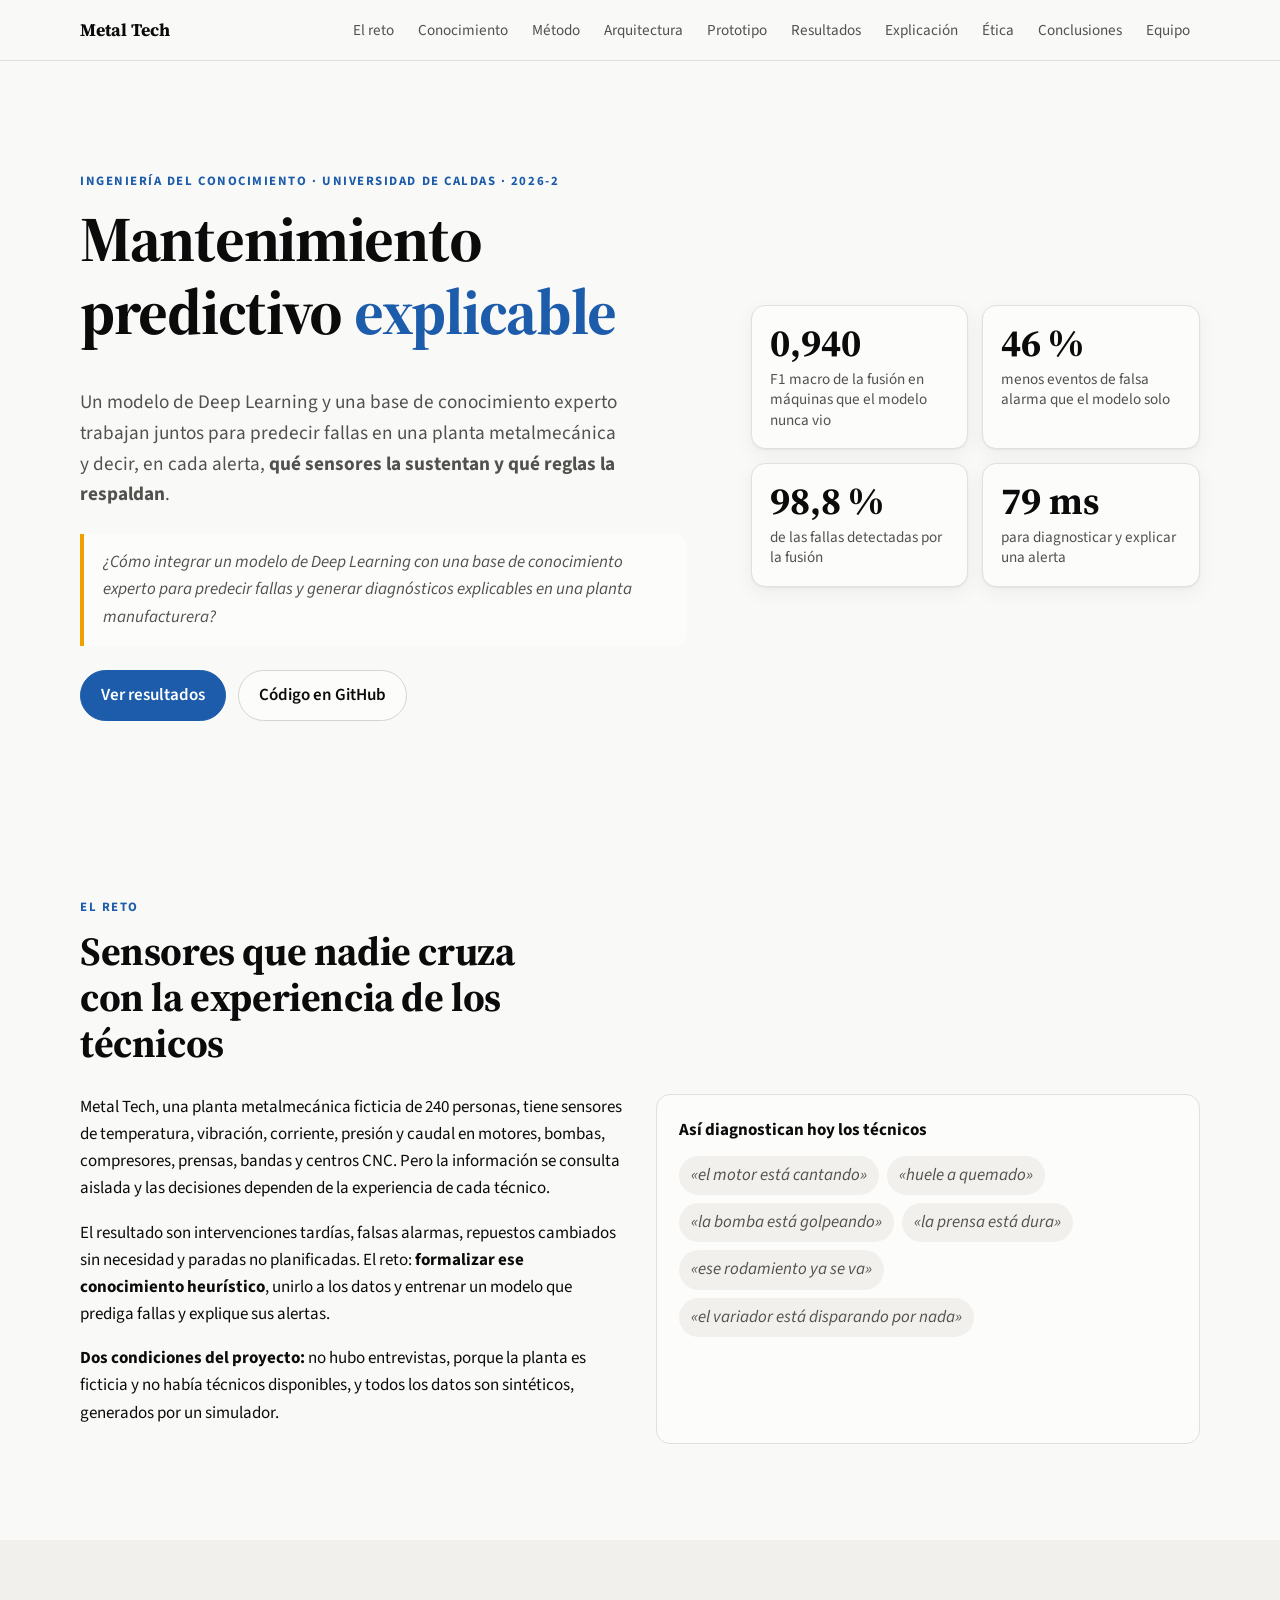
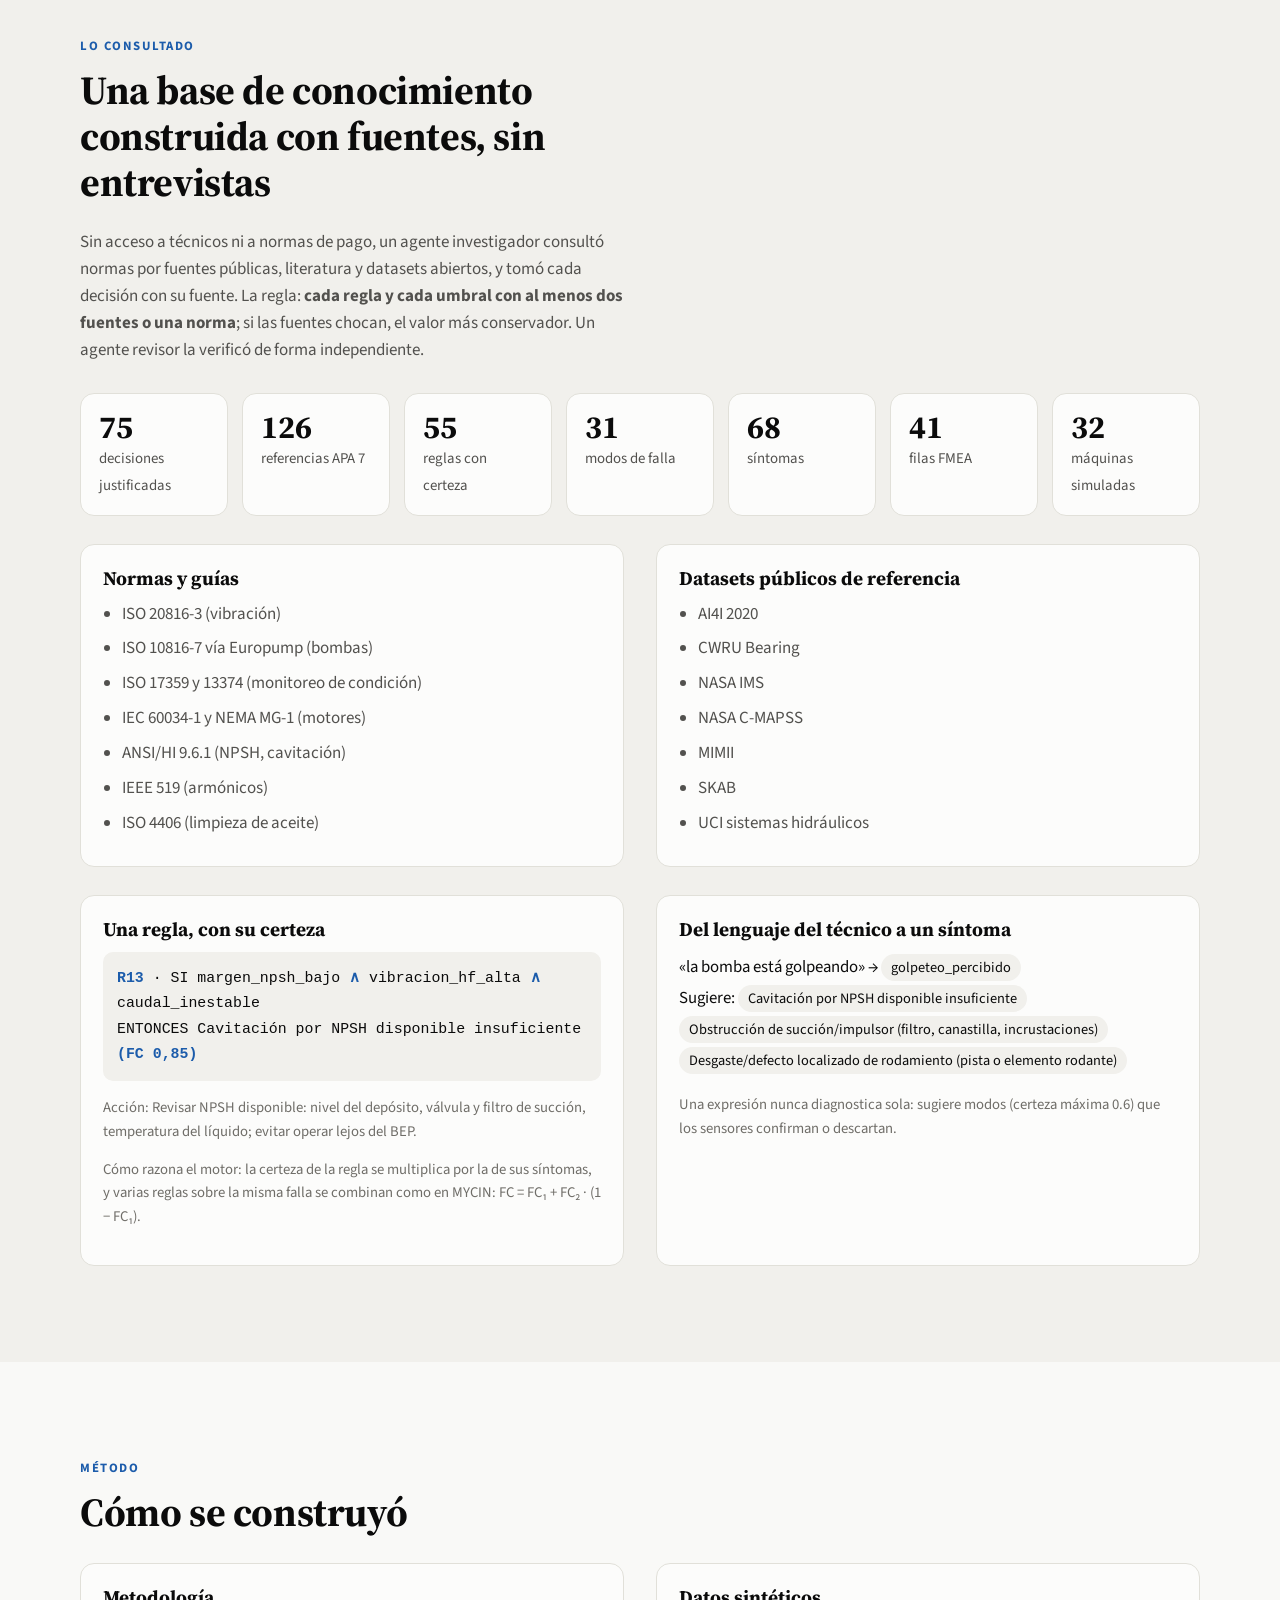
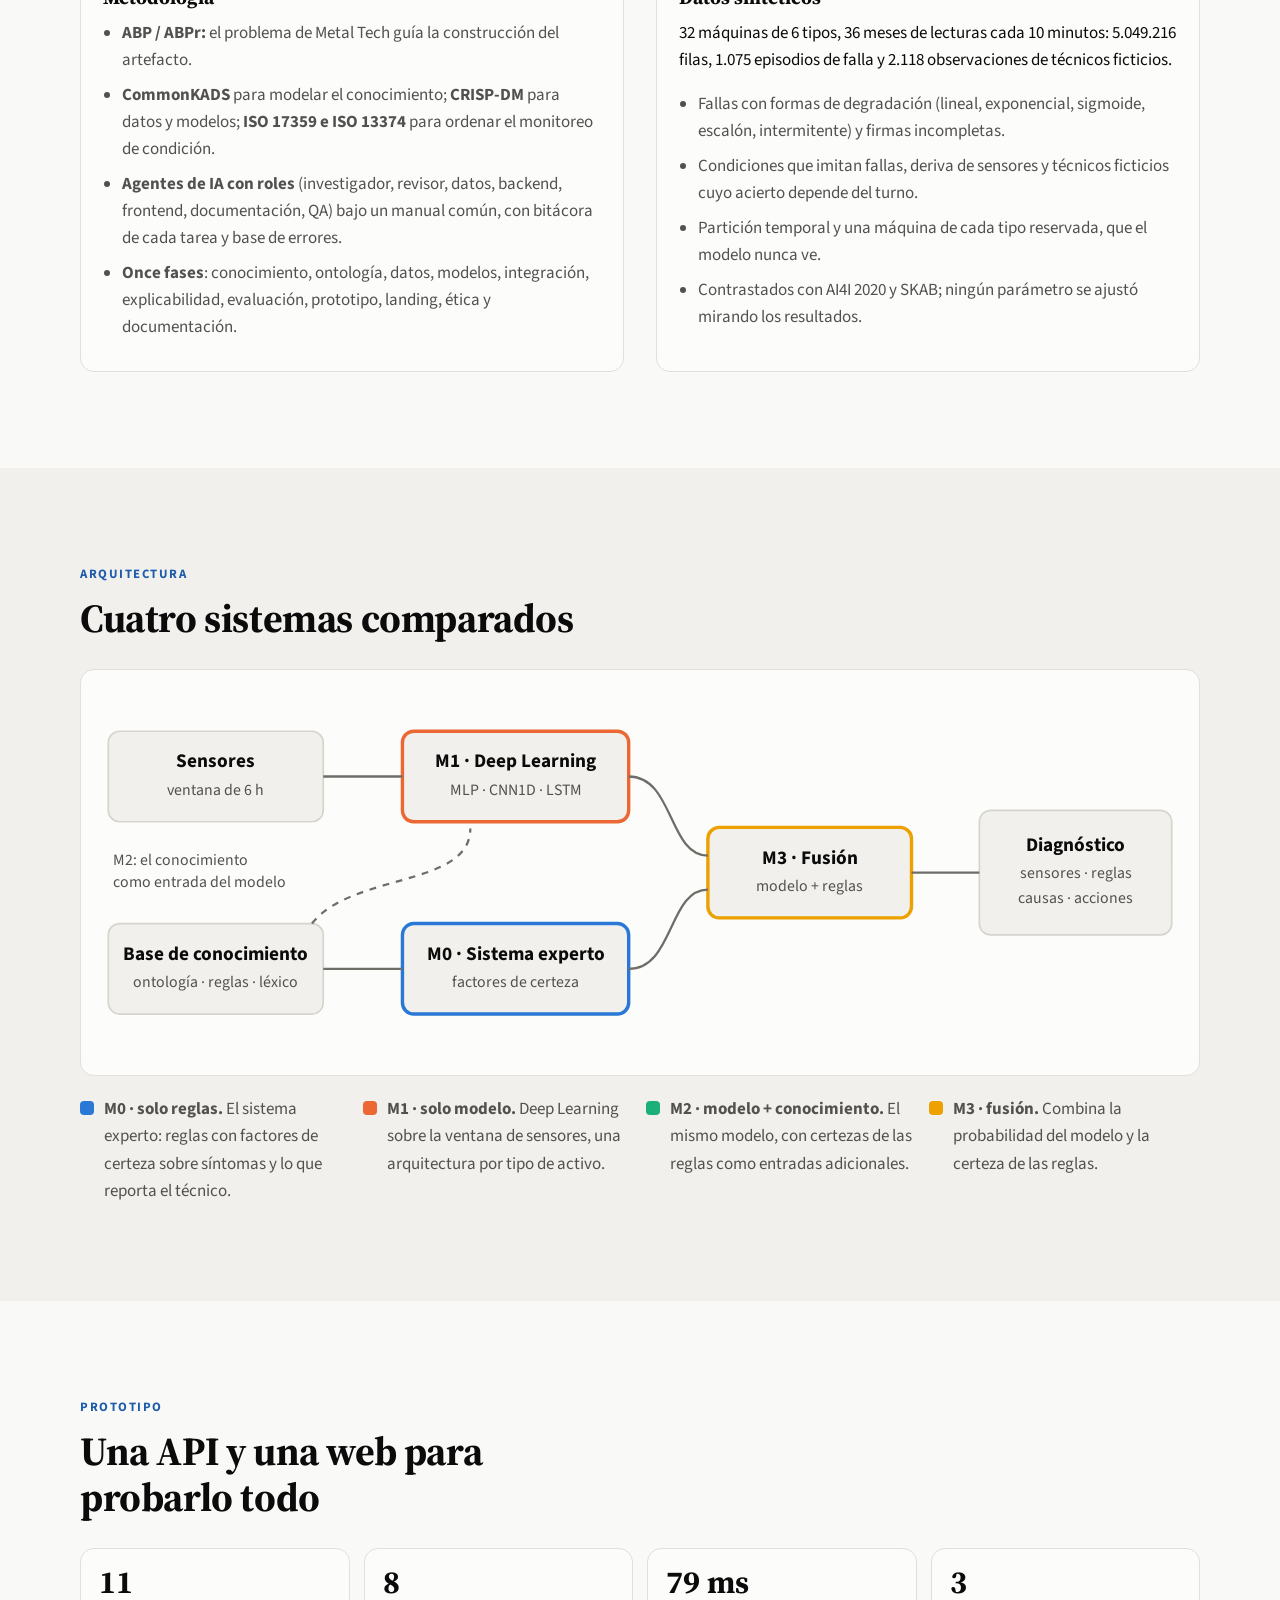
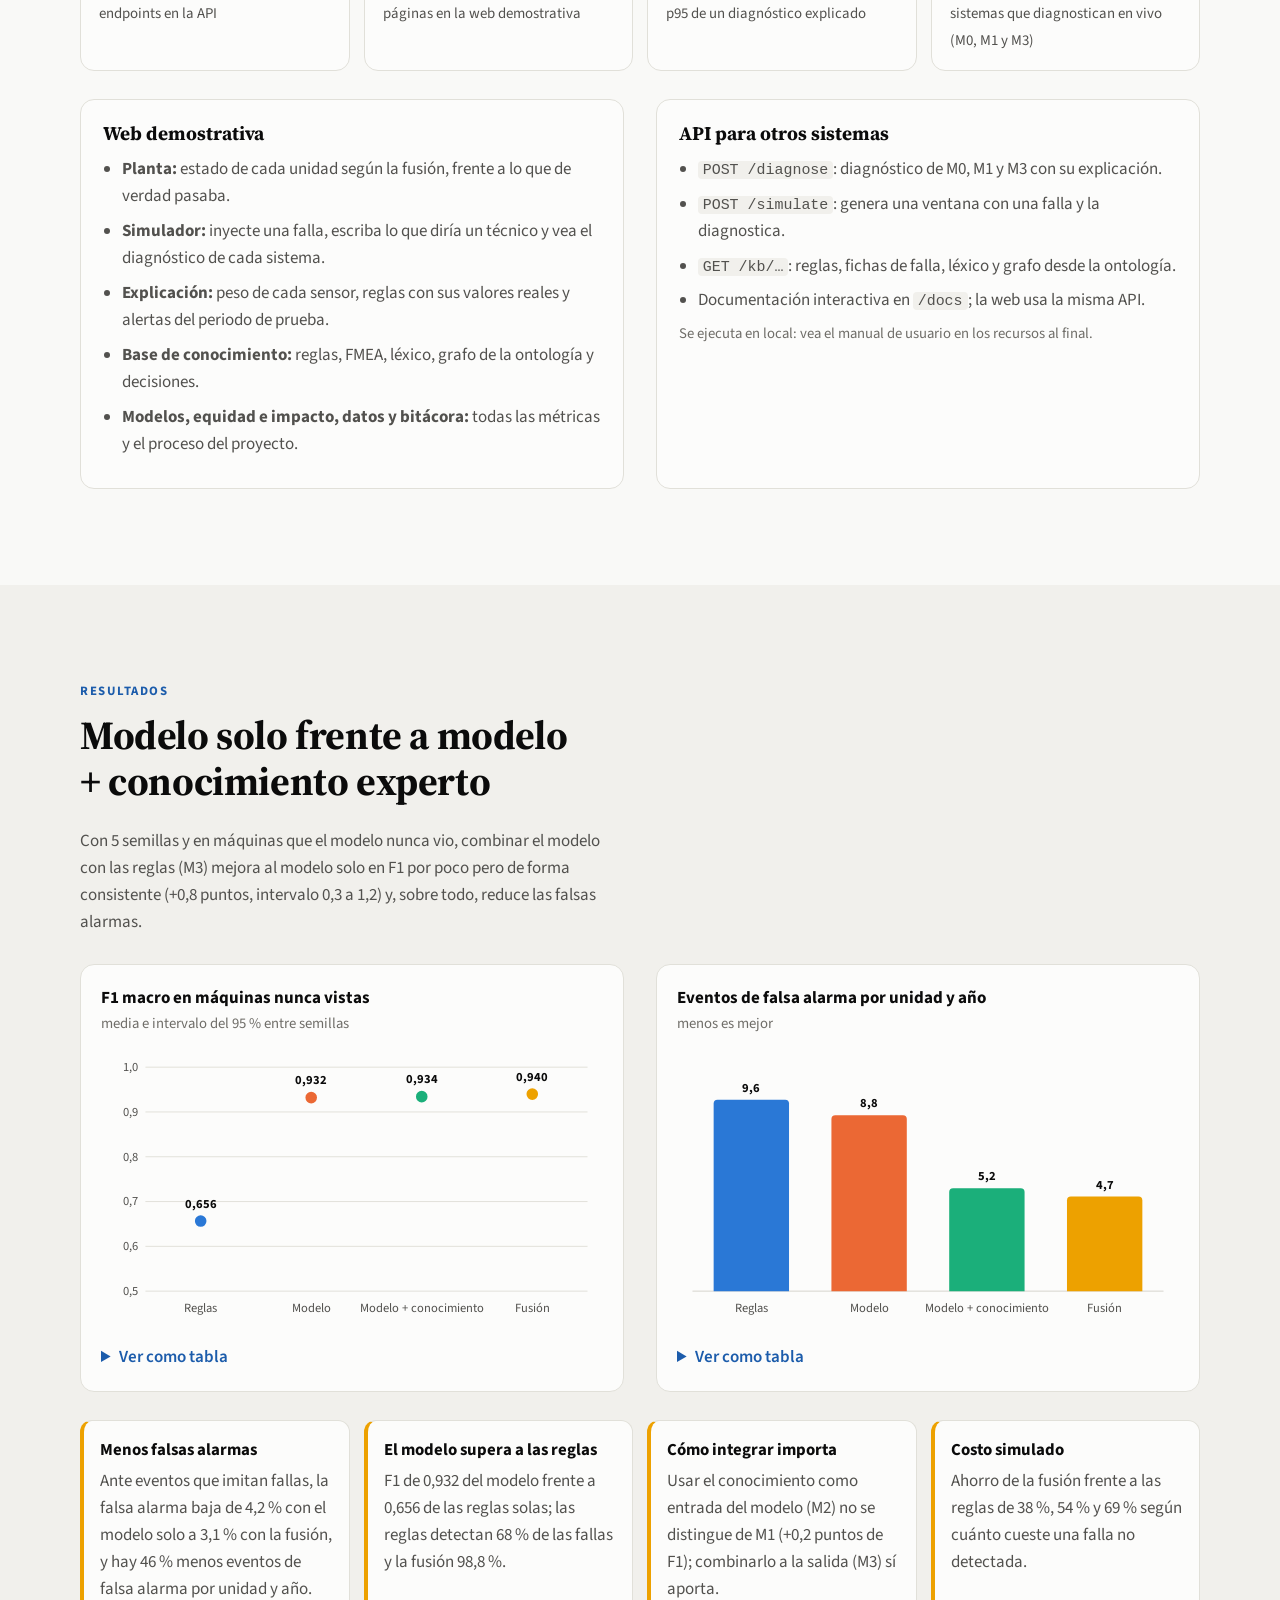
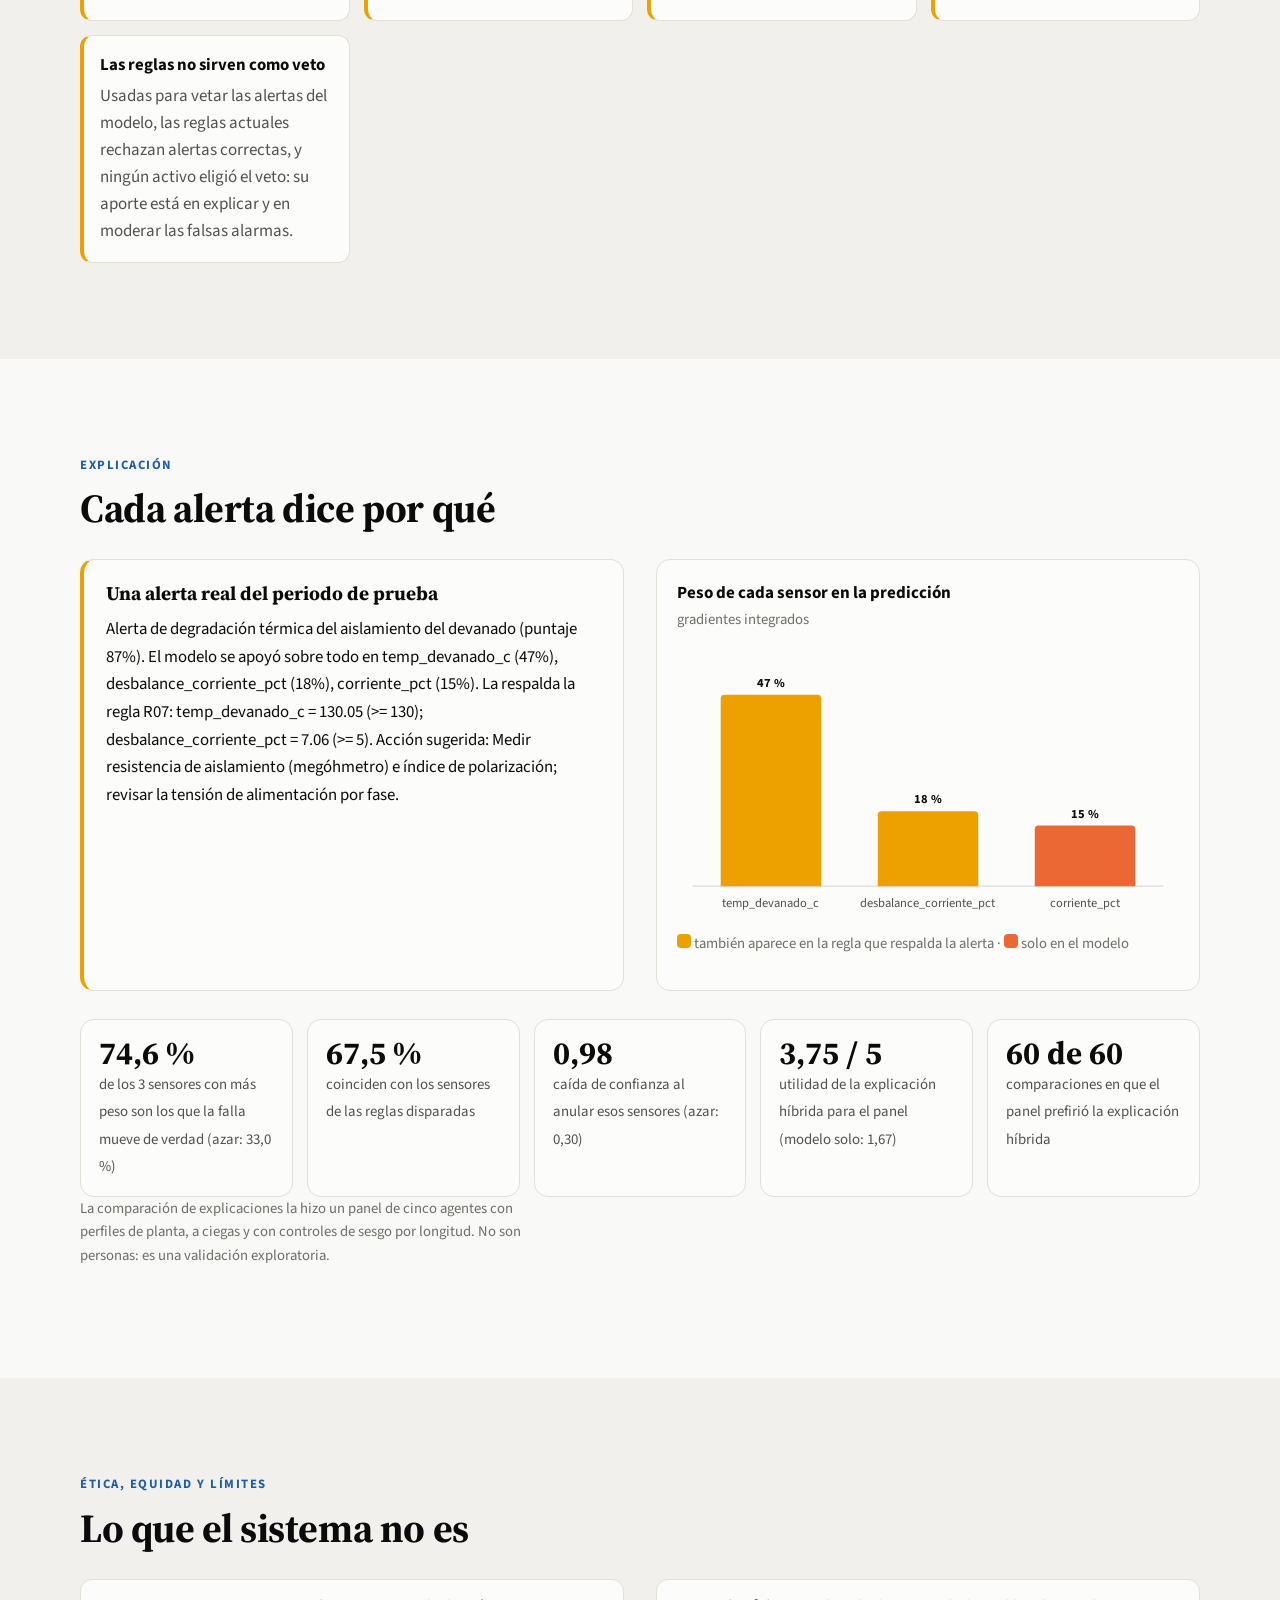
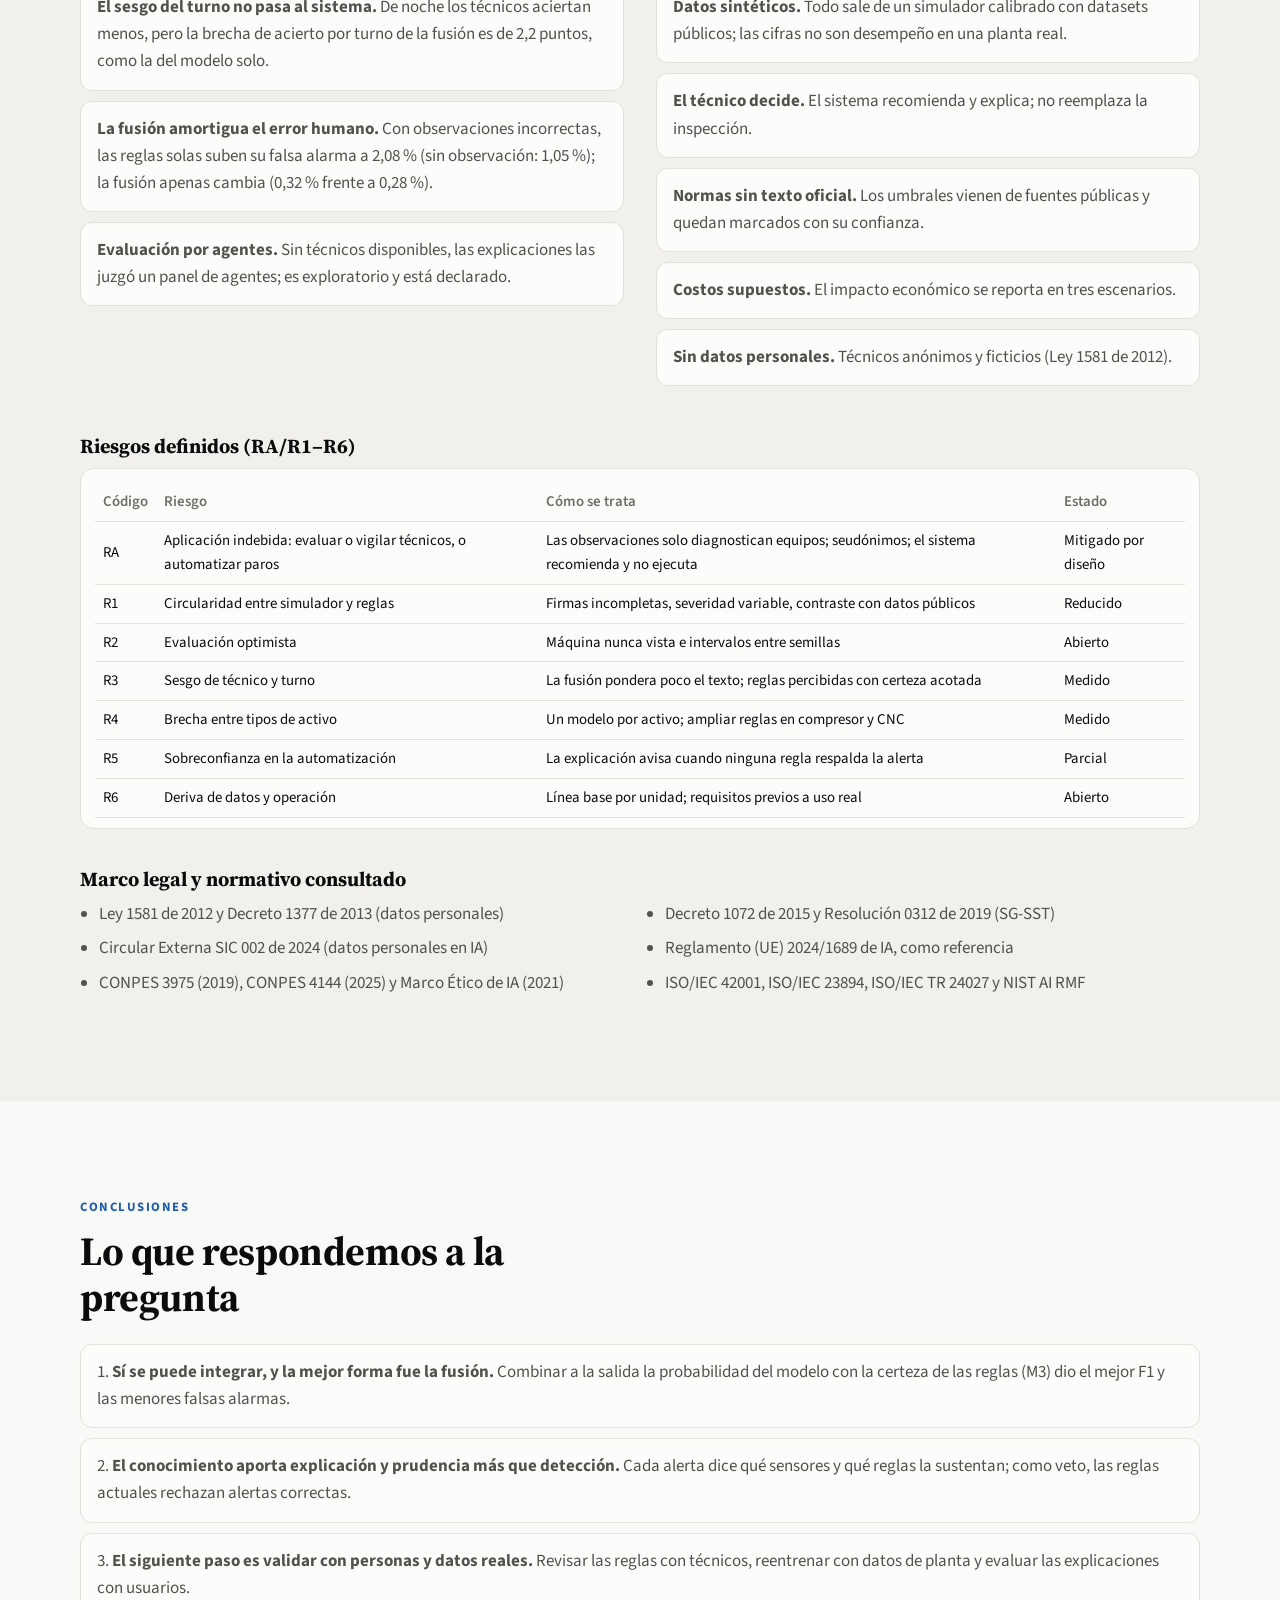
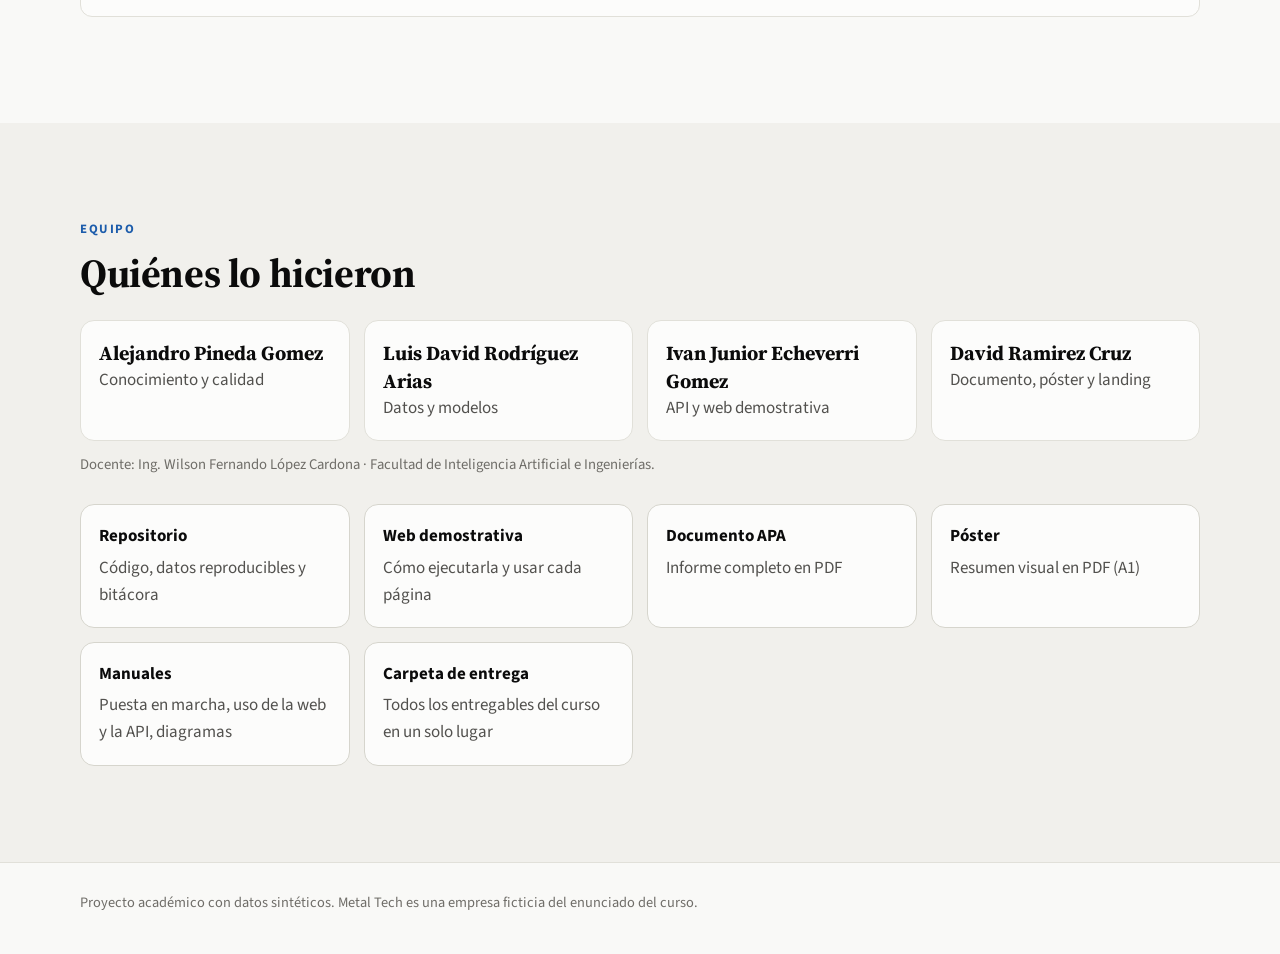
<file: landing/index.html>
<!doctype html>
<html lang="es">
<head>
  <meta charset="utf-8">
  <meta name="viewport" content="width=device-width, initial-scale=1">
  <title>Metal Tech · Mantenimiento predictivo explicable</title>
  <meta name="description" content="Deep Learning y base de conocimiento experto para predecir fallas y explicar cada alerta en una planta metalmecánica. Proyecto de Ingeniería del Conocimiento, Universidad de Caldas.">
  <link rel="preconnect" href="https://fonts.googleapis.com">
  <link rel="preconnect" href="https://fonts.gstatic.com" crossorigin>
  <link href="https://fonts.googleapis.com/css2?family=Source+Sans+3:wght@400;600;700&family=Source+Serif+4:opsz,wght@8..60,600;8..60,700&display=swap" rel="stylesheet">
  <link rel="stylesheet" href="styles.css">
  <link rel="icon" href="data:image/svg+xml,<svg xmlns='http://www.w3.org/2000/svg' viewBox='0 0 100 100'><text y='.9em' font-size='90'>🛠️</text></svg>">
</head>
<body>
  <a class="saltar" href="#contenido">Saltar al contenido</a>
  <header class="barra">
    <nav class="contenedor barra__nav" aria-label="Secciones">
      <a class="marca" href="#inicio">Metal Tech</a>
      <ul>
        <li><a href="#reto">El reto</a></li>
        <li><a href="#conocimiento">Conocimiento</a></li>
        <li><a href="#metodo">Método</a></li>
        <li><a href="#arquitectura">Arquitectura</a></li>
        <li><a href="#prototipo">Prototipo</a></li>
        <li><a href="#resultados">Resultados</a></li>
        <li><a href="#explicacion">Explicación</a></li>
        <li><a href="#etica">Ética</a></li>
        <li><a href="#conclusiones">Conclusiones</a></li>
        <li><a href="#equipo">Equipo</a></li>
      </ul>
    </nav>
  </header>

  <main id="contenido">
    <!-- Portada -->
    <section id="inicio" class="portada">
      <div class="contenedor portada__rejilla">
        <div>
          <p class="antetitulo">Ingeniería del Conocimiento · Universidad de Caldas · 2026-2</p>
          <h1>Mantenimiento predictivo <em>explicable</em></h1>
          <p class="entrada">Un modelo de Deep Learning y una base de conocimiento experto trabajan juntos para predecir
            fallas en una planta metalmecánica y decir, en cada alerta, <strong>qué sensores la sustentan y qué
            reglas la respaldan</strong>.</p>
          <blockquote class="pregunta">¿Cómo integrar un modelo de Deep Learning con una base de conocimiento experto para
            predecir fallas y generar diagnósticos explicables en una planta manufacturera?</blockquote>
          <div class="acciones">
            <a class="boton boton--principal" href="#resultados">Ver resultados</a>
            <a class="boton" data-enlace="repositorio" href="#">Código en GitHub</a>
          </div>
        </div>
        <aside class="tarjetas-cifra" aria-label="Cifras principales">
          <div class="cifra"><span class="cifra__valor" data-campo="f1M3"></span><span class="cifra__texto">F1 macro de la fusión en máquinas que el modelo nunca vio</span></div>
          <div class="cifra"><span class="cifra__valor" data-campo="reduccionEventos"></span><span class="cifra__texto">menos eventos de falsa alarma que el modelo solo</span></div>
          <div class="cifra"><span class="cifra__valor" data-campo="detectadasM3"></span><span class="cifra__texto">de las fallas detectadas por la fusión</span></div>
          <div class="cifra"><span class="cifra__valor" data-campo="latencia"></span><span class="cifra__texto">para diagnosticar y explicar una alerta</span></div>
        </aside>
      </div>
    </section>

    <!-- El reto -->
    <section id="reto" class="seccion">
      <div class="contenedor">
        <p class="antetitulo">El reto</p>
        <h2>Sensores que nadie cruza con la experiencia de los técnicos</h2>
        <div class="dos-columnas">
          <div>
            <p>Metal Tech, una planta metalmecánica ficticia de 240 personas, tiene sensores de temperatura, vibración,
              corriente, presión y caudal en motores, bombas, compresores, prensas, bandas y centros CNC. Pero la
              información se consulta aislada y las decisiones dependen de la experiencia de cada técnico.</p>
            <p>El resultado son intervenciones tardías, falsas alarmas, repuestos cambiados sin necesidad y paradas
              no planificadas. El reto: <strong>formalizar ese conocimiento heurístico</strong>, unirlo a los datos y
              entrenar un modelo que prediga fallas y explique sus alertas.</p>
            <p><strong>Dos condiciones del proyecto:</strong> no hubo entrevistas, porque la planta es ficticia y no había
              técnicos disponibles, y todos los datos son sintéticos, generados por un simulador.</p>
          </div>
          <figure class="voces">
            <figcaption>Así diagnostican hoy los técnicos</figcaption>
            <ul>
              <li>«el motor está cantando»</li>
              <li>«huele a quemado»</li>
              <li>«la bomba está golpeando»</li>
              <li>«la prensa está dura»</li>
              <li>«ese rodamiento ya se va»</li>
              <li>«el variador está disparando por nada»</li>
            </ul>
          </figure>
        </div>
      </div>
    </section>

    <!-- Conocimiento -->
    <section id="conocimiento" class="seccion seccion--alterna">
      <div class="contenedor">
        <p class="antetitulo">Lo consultado</p>
        <h2>Una base de conocimiento construida con fuentes, sin entrevistas</h2>
        <p class="ancho-lectura">Sin acceso a técnicos ni a normas de pago, un agente investigador consultó normas por fuentes
          públicas, literatura y datasets abiertos, y tomó cada decisión con su fuente. La regla: <strong>cada regla y
          cada umbral con al menos dos fuentes o una norma</strong>; si las fuentes chocan, el valor más conservador.
          Un agente revisor la verificó de forma independiente.</p>
        <div class="contadores" id="contadores"></div>
        <div class="dos-columnas">
          <div class="panel">
            <h3>Normas y guías</h3>
            <ul class="lista" id="normas"></ul>
          </div>
          <div class="panel">
            <h3>Datasets públicos de referencia</h3>
            <ul class="lista" id="datasets"></ul>
          </div>
        </div>
        <div class="dos-columnas">
          <article class="panel regla" aria-labelledby="titulo-regla">
            <h3 id="titulo-regla">Una regla, con su certeza</h3>
            <p class="regla__codigo" id="regla"></p>
            <p class="nota" id="regla-accion"></p>
            <p class="nota">Cómo razona el motor: la certeza de la regla se multiplica por la de sus síntomas, y varias
              reglas sobre la misma falla se combinan como en MYCIN: FC = FC₁ + FC₂ · (1 − FC₁).</p>
          </article>
          <article class="panel" aria-labelledby="titulo-expresion">
            <h3 id="titulo-expresion">Del lenguaje del técnico a un síntoma</h3>
            <p class="expresion" id="expresion"></p>
            <p class="nota">Una expresión nunca diagnostica sola: sugiere modos (certeza máxima 0.6) que los sensores
              confirman o descartan.</p>
          </article>
        </div>
      </div>
    </section>

    <!-- Método -->
    <section id="metodo" class="seccion">
      <div class="contenedor">
        <p class="antetitulo">Método</p>
        <h2>Cómo se construyó</h2>
        <div class="dos-columnas">
          <div class="panel">
            <h3>Metodología</h3>
            <ul class="lista">
              <li><strong>ABP / ABPr:</strong> el problema de Metal Tech guía la construcción del artefacto.</li>
              <li><strong>CommonKADS</strong> para modelar el conocimiento; <strong>CRISP-DM</strong> para datos y modelos;
                <strong>ISO 17359 e ISO 13374</strong> para ordenar el monitoreo de condición.</li>
              <li><strong>Agentes de IA con roles</strong> (investigador, revisor, datos, backend, frontend, documentación,
                QA) bajo un manual común, con bitácora de cada tarea y base de errores.</li>
              <li><strong>Once fases</strong>: conocimiento, ontología, datos, modelos, integración, explicabilidad,
                evaluación, prototipo, landing, ética y documentación.</li>
            </ul>
          </div>
          <div class="panel">
            <h3>Datos sintéticos</h3>
            <p id="datos-texto"></p>
            <ul class="lista">
              <li>Fallas con formas de degradación (lineal, exponencial, sigmoide, escalón, intermitente) y firmas incompletas.</li>
              <li>Condiciones que imitan fallas, deriva de sensores y técnicos ficticios cuyo acierto depende del turno.</li>
              <li>Partición temporal y una máquina de cada tipo reservada, que el modelo nunca ve.</li>
              <li>Contrastados con AI4I 2020 y SKAB; ningún parámetro se ajustó mirando los resultados.</li>
            </ul>
          </div>
        </div>
      </div>
    </section>

    <!-- Arquitectura -->
    <section id="arquitectura" class="seccion seccion--alterna">
      <div class="contenedor">
        <p class="antetitulo">Arquitectura</p>
        <h2>Cuatro sistemas comparados</h2>
        <figure class="diagrama">
          <svg viewBox="0 0 960 330" role="img" aria-labelledby="diagrama-titulo diagrama-desc">
            <title id="diagrama-titulo">Arquitectura del sistema híbrido</title>
            <desc id="diagrama-desc">Los sensores alimentan el modelo de Deep Learning (M1); la base de conocimiento alimenta el motor de reglas (M0); ambos se combinan en la fusión (M3), que produce un diagnóstico explicable servido por una API y una web.</desc>
            <defs><marker id="flecha" viewBox="0 0 10 10" refX="9" refY="5" markerWidth="7" markerHeight="7" orient="auto-start-reverse"><path d="M0,0 L10,5 L0,10 z" class="diagrama__punta"/></marker></defs>
            <g class="diagrama__caja"><rect x="10" y="40" width="190" height="80" rx="10"/><text x="105" y="72">Sensores</text><text x="105" y="96" class="diagrama__sub">ventana de 6 h</text></g>
            <g class="diagrama__caja"><rect x="10" y="210" width="190" height="80" rx="10"/><text x="105" y="242">Base de conocimiento</text><text x="105" y="266" class="diagrama__sub">ontología · reglas · léxico</text></g>
            <g class="diagrama__caja diagrama__caja--m1"><rect x="270" y="40" width="200" height="80" rx="10"/><text x="370" y="72">M1 · Deep Learning</text><text x="370" y="96" class="diagrama__sub">MLP · CNN1D · LSTM</text></g>
            <g class="diagrama__caja diagrama__caja--m0"><rect x="270" y="210" width="200" height="80" rx="10"/><text x="370" y="242">M0 · Sistema experto</text><text x="370" y="266" class="diagrama__sub">factores de certeza</text></g>
            <g class="diagrama__caja diagrama__caja--m3"><rect x="540" y="125" width="180" height="80" rx="10"/><text x="630" y="157">M3 · Fusión</text><text x="630" y="181" class="diagrama__sub">modelo + reglas</text></g>
            <g class="diagrama__caja"><rect x="780" y="110" width="170" height="110" rx="10"/><text x="865" y="146">Diagnóstico</text><text x="865" y="170" class="diagrama__sub">sensores · reglas</text><text x="865" y="192" class="diagrama__sub">causas · acciones</text></g>
            <path d="M200,80 H270" marker-end="url(#flecha)"/><path d="M200,250 H270" marker-end="url(#flecha)"/>
            <path d="M470,80 C510,80 505,150 540,150" marker-end="url(#flecha)"/><path d="M470,250 C510,250 505,180 540,180" marker-end="url(#flecha)"/>
            <path d="M720,165 H780" marker-end="url(#flecha)"/>
            <path d="M190,210 C225,165 330,178 330,126" class="diagrama__punteada" marker-end="url(#flecha)"/>
            <text x="14" y="158" class="diagrama__sub diagrama__izq">M2: el conocimiento</text>
            <text x="14" y="178" class="diagrama__sub diagrama__izq">como entrada del modelo</text>
          </svg>
        </figure>
        <ul class="leyenda-sistemas" id="leyenda-sistemas"></ul>
      </div>
    </section>

    <!-- Prototipo -->
    <section id="prototipo" class="seccion">
      <div class="contenedor">
        <p class="antetitulo">Prototipo</p>
        <h2>Una API y una web para probarlo todo</h2>
        <div class="contadores" id="prototipo-cifras"></div>
        <div class="dos-columnas">
          <div class="panel">
            <h3>Web demostrativa</h3>
            <ul class="lista">
              <li><strong>Planta:</strong> estado de cada unidad según la fusión, frente a lo que de verdad pasaba.</li>
              <li><strong>Simulador:</strong> inyecte una falla, escriba lo que diría un técnico y vea el diagnóstico de cada sistema.</li>
              <li><strong>Explicación:</strong> peso de cada sensor, reglas con sus valores reales y alertas del periodo de prueba.</li>
              <li><strong>Base de conocimiento:</strong> reglas, FMEA, léxico, grafo de la ontología y decisiones.</li>
              <li><strong>Modelos, equidad e impacto, datos y bitácora:</strong> todas las métricas y el proceso del proyecto.</li>
            </ul>
          </div>
          <div class="panel">
            <h3>API para otros sistemas</h3>
            <ul class="lista">
              <li><code>POST /diagnose</code>: diagnóstico de M0, M1 y M3 con su explicación.</li>
              <li><code>POST /simulate</code>: genera una ventana con una falla y la diagnostica.</li>
              <li><code>GET /kb/…</code>: reglas, fichas de falla, léxico y grafo desde la ontología.</li>
              <li>Documentación interactiva en <code>/docs</code>; la web usa la misma API.</li>
            </ul>
            <p class="nota">Se ejecuta en local: vea el manual de usuario en los recursos al final.</p>
          </div>
        </div>
      </div>
    </section>

    <!-- Resultados -->
    <section id="resultados" class="seccion seccion--alterna">
      <div class="contenedor">
        <p class="antetitulo">Resultados</p>
        <h2>Modelo solo frente a modelo + conocimiento experto</h2>
        <p class="ancho-lectura" id="resumen-resultados"></p>
        <div class="dos-columnas">
          <figure class="grafico">
            <figcaption>F1 macro en máquinas nunca vistas <span class="nota">media e intervalo del 95 % entre semillas</span></figcaption>
            <div id="grafico-f1"></div>
            <details><summary>Ver como tabla</summary><div id="tabla-f1"></div></details>
          </figure>
          <figure class="grafico">
            <figcaption>Eventos de falsa alarma por unidad y año <span class="nota">menos es mejor</span></figcaption>
            <div id="grafico-eventos"></div>
            <details><summary>Ver como tabla</summary><div id="tabla-eventos"></div></details>
          </figure>
        </div>
        <ul class="hallazgos" id="hallazgos"></ul>
      </div>
    </section>

    <!-- Explicación -->
    <section id="explicacion" class="seccion">
      <div class="contenedor">
        <p class="antetitulo">Explicación</p>
        <h2>Cada alerta dice por qué</h2>
        <div class="dos-columnas">
          <article class="panel alerta">
            <h3>Una alerta real del periodo de prueba</h3>
            <p id="ejemplo-texto"></p>
          </article>
          <figure class="grafico">
            <figcaption>Peso de cada sensor en la predicción <span class="nota">gradientes integrados</span></figcaption>
            <div id="grafico-sensores"></div>
          </figure>
        </div>
        <div class="contadores" id="metricas-xai"></div>
        <p class="nota ancho-lectura">La comparación de explicaciones la hizo un panel de cinco agentes con perfiles de planta,
          a ciegas y con controles de sesgo por longitud. No son personas: es una validación exploratoria.</p>
      </div>
    </section>

    <!-- Ética -->
    <section id="etica" class="seccion seccion--alterna">
      <div class="contenedor">
        <p class="antetitulo">Ética, equidad y límites</p>
        <h2>Lo que el sistema no es</h2>
        <div class="dos-columnas">
          <ul class="lista lista--marcada" id="equidad"></ul>
          <ul class="lista lista--marcada">
            <li><strong>Datos sintéticos.</strong> Todo sale de un simulador calibrado con datasets públicos; las cifras
              no son desempeño en una planta real.</li>
            <li><strong>El técnico decide.</strong> El sistema recomienda y explica; no reemplaza la inspección.</li>
            <li><strong>Normas sin texto oficial.</strong> Los umbrales vienen de fuentes públicas y quedan marcados con su confianza.</li>
            <li><strong>Costos supuestos.</strong> El impacto económico se reporta en tres escenarios.</li>
            <li><strong>Sin datos personales.</strong> Técnicos anónimos y ficticios (Ley 1581 de 2012).</li>
          </ul>
        </div>
        <h3 class="subtitulo">Riesgos definidos (RA/R1–R6)</h3>
        <div class="tabla-desplazable">
          <table>
            <thead><tr><th>Código</th><th>Riesgo</th><th>Cómo se trata</th><th>Estado</th></tr></thead>
            <tbody>
              <tr><td>RA</td><td>Aplicación indebida: evaluar o vigilar técnicos, o automatizar paros</td><td>Las observaciones solo diagnostican equipos; seudónimos; el sistema recomienda y no ejecuta</td><td>Mitigado por diseño</td></tr>
              <tr><td>R1</td><td>Circularidad entre simulador y reglas</td><td>Firmas incompletas, severidad variable, contraste con datos públicos</td><td>Reducido</td></tr>
              <tr><td>R2</td><td>Evaluación optimista</td><td>Máquina nunca vista e intervalos entre semillas</td><td>Abierto</td></tr>
              <tr><td>R3</td><td>Sesgo de técnico y turno</td><td>La fusión pondera poco el texto; reglas percibidas con certeza acotada</td><td>Medido</td></tr>
              <tr><td>R4</td><td>Brecha entre tipos de activo</td><td>Un modelo por activo; ampliar reglas en compresor y CNC</td><td>Medido</td></tr>
              <tr><td>R5</td><td>Sobreconfianza en la automatización</td><td>La explicación avisa cuando ninguna regla respalda la alerta</td><td>Parcial</td></tr>
              <tr><td>R6</td><td>Deriva de datos y operación</td><td>Línea base por unidad; requisitos previos a uso real</td><td>Abierto</td></tr>
            </tbody>
          </table>
        </div>
        <h3 class="subtitulo">Marco legal y normativo consultado</h3>
        <ul class="lista lista--columnas">
          <li>Ley 1581 de 2012 y Decreto 1377 de 2013 (datos personales)</li>
          <li>Circular Externa SIC 002 de 2024 (datos personales en IA)</li>
          <li>CONPES 3975 (2019), CONPES 4144 (2025) y Marco Ético de IA (2021)</li>
          <li>Decreto 1072 de 2015 y Resolución 0312 de 2019 (SG-SST)</li>
          <li>Reglamento (UE) 2024/1689 de IA, como referencia</li>
          <li>ISO/IEC 42001, ISO/IEC 23894, ISO/IEC TR 24027 y NIST AI RMF</li>
        </ul>
      </div>
    </section>

    <!-- Conclusiones -->
    <section id="conclusiones" class="seccion">
      <div class="contenedor">
        <p class="antetitulo">Conclusiones</p>
        <h2>Lo que respondemos a la pregunta</h2>
        <ol class="lista lista--marcada conclusiones">
          <li><strong>Sí se puede integrar, y la mejor forma fue la fusión.</strong> Combinar a la salida la probabilidad
            del modelo con la certeza de las reglas (M3) dio el mejor F1 y las menores falsas alarmas.</li>
          <li><strong>El conocimiento aporta explicación y prudencia más que detección.</strong> Cada alerta dice qué
            sensores y qué reglas la sustentan; como veto, las reglas actuales rechazan alertas correctas.</li>
          <li><strong>El siguiente paso es validar con personas y datos reales.</strong> Revisar las reglas con técnicos,
            reentrenar con datos de planta y evaluar las explicaciones con usuarios.</li>
        </ol>
      </div>
    </section>

    <!-- Equipo -->
    <section id="equipo" class="seccion seccion--alterna">
      <div class="contenedor">
        <p class="antetitulo">Equipo</p>
        <h2>Quiénes lo hicieron</h2>
        <ul class="equipo">
          <li><span class="equipo__nombre">Alejandro Pineda Gomez</span><span>Conocimiento y calidad</span></li>
          <li><span class="equipo__nombre">Luis David Rodríguez Arias</span><span>Datos y modelos</span></li>
          <li><span class="equipo__nombre">Ivan Junior Echeverri Gomez</span><span>API y web demostrativa</span></li>
          <li><span class="equipo__nombre">David Ramirez Cruz</span><span>Documento, póster y landing</span></li>
        </ul>
        <p class="nota">Docente: Ing. Wilson Fernando López Cardona · Facultad de Inteligencia Artificial e Ingenierías.</p>
        <div class="recursos">
          <a class="recurso" data-enlace="repositorio" href="#"><strong>Repositorio</strong><span>Código, datos reproducibles y bitácora</span></a>
          <a class="recurso" data-enlace="web" href="#"><strong>Web demostrativa</strong><span>Cómo ejecutarla y usar cada página</span></a>
          <a class="recurso" data-enlace="documento" href="#"><strong>Documento APA</strong><span>Informe completo en PDF</span></a>
          <a class="recurso" data-enlace="poster" href="#"><strong>Póster</strong><span>Resumen visual en PDF (A1)</span></a>
          <a class="recurso" data-enlace="manuales" href="#"><strong>Manuales</strong><span>Puesta en marcha, uso de la web y la API, diagramas</span></a>
          <a class="recurso" data-enlace="entrega" href="#"><strong>Carpeta de entrega</strong><span>Todos los entregables del curso en un solo lugar</span></a>
        </div>
      </div>
    </section>
  </main>

  <footer class="pie">
    <div class="contenedor">Proyecto académico con datos sintéticos. Metal Tech es una empresa ficticia del enunciado del curso.</div>
  </footer>

  <script src="data.js"></script>
  <script src="app.js"></script>
</body>
</html>
</file>
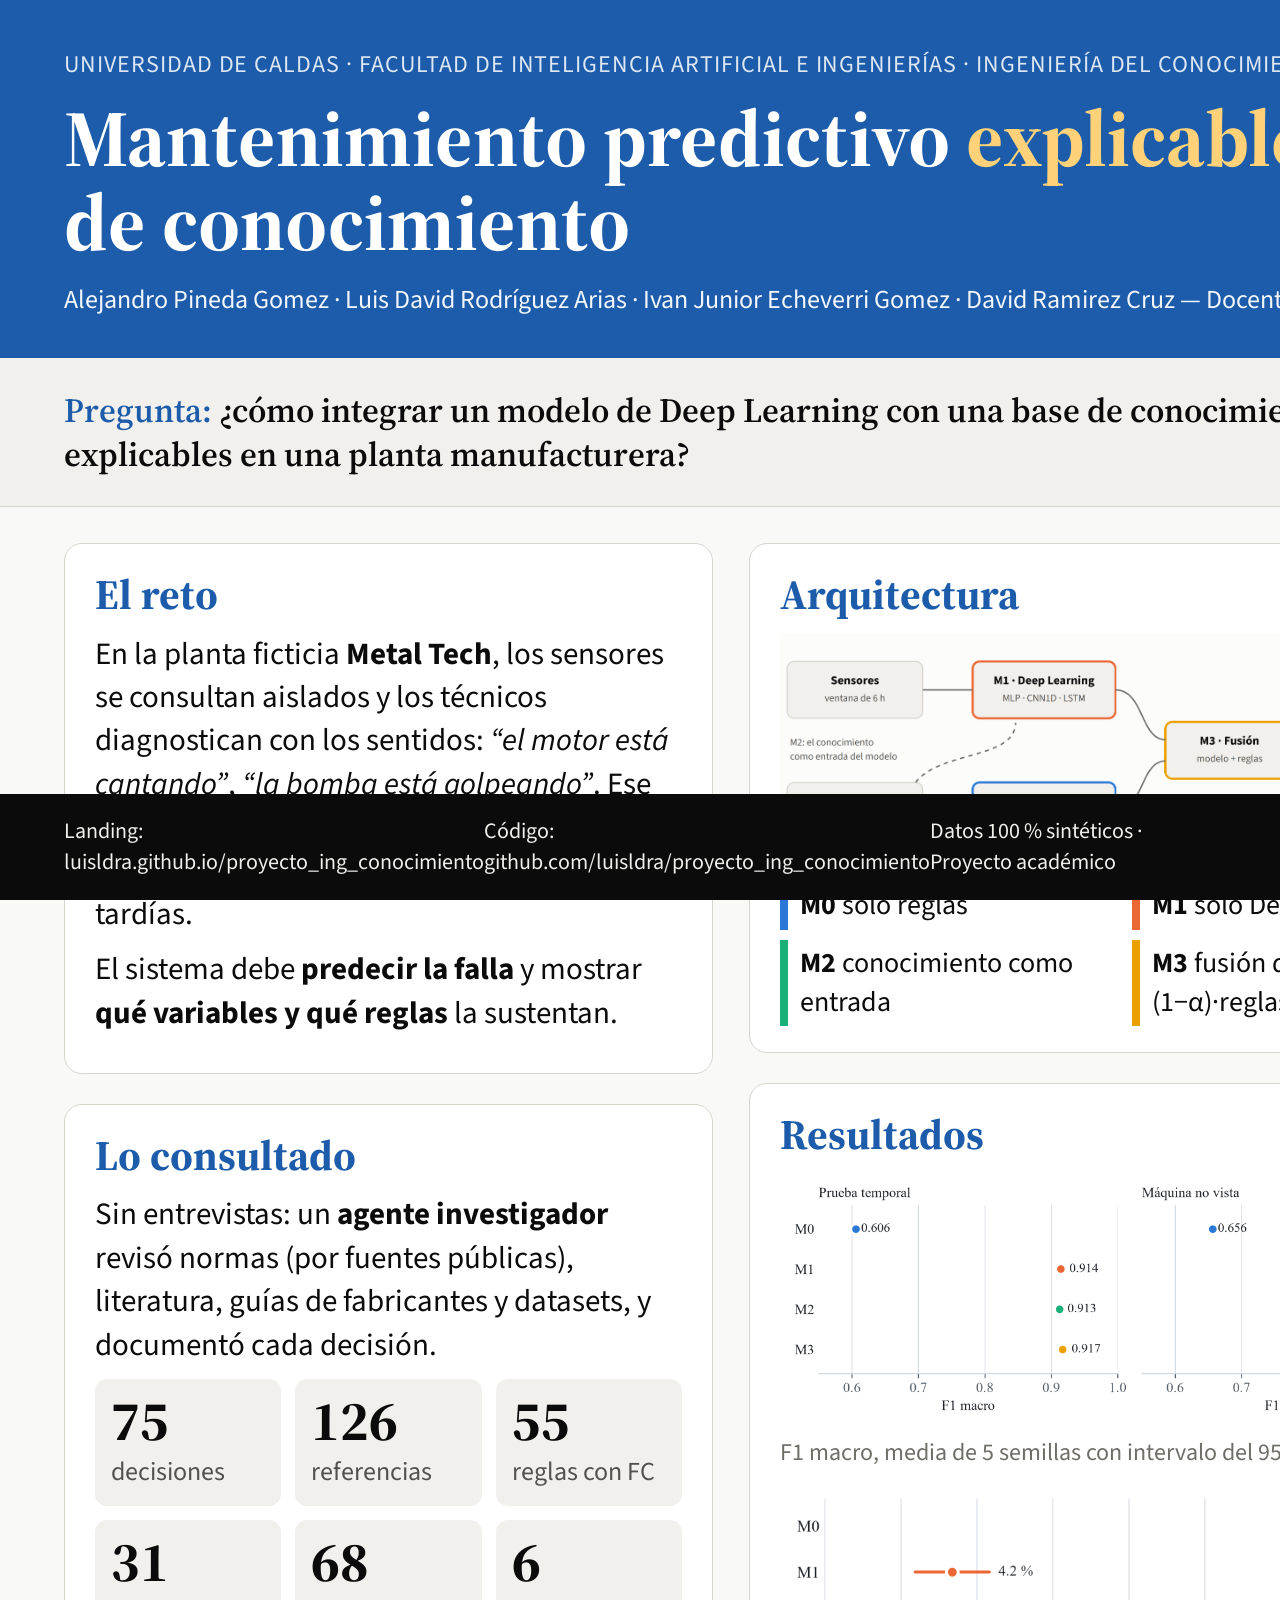
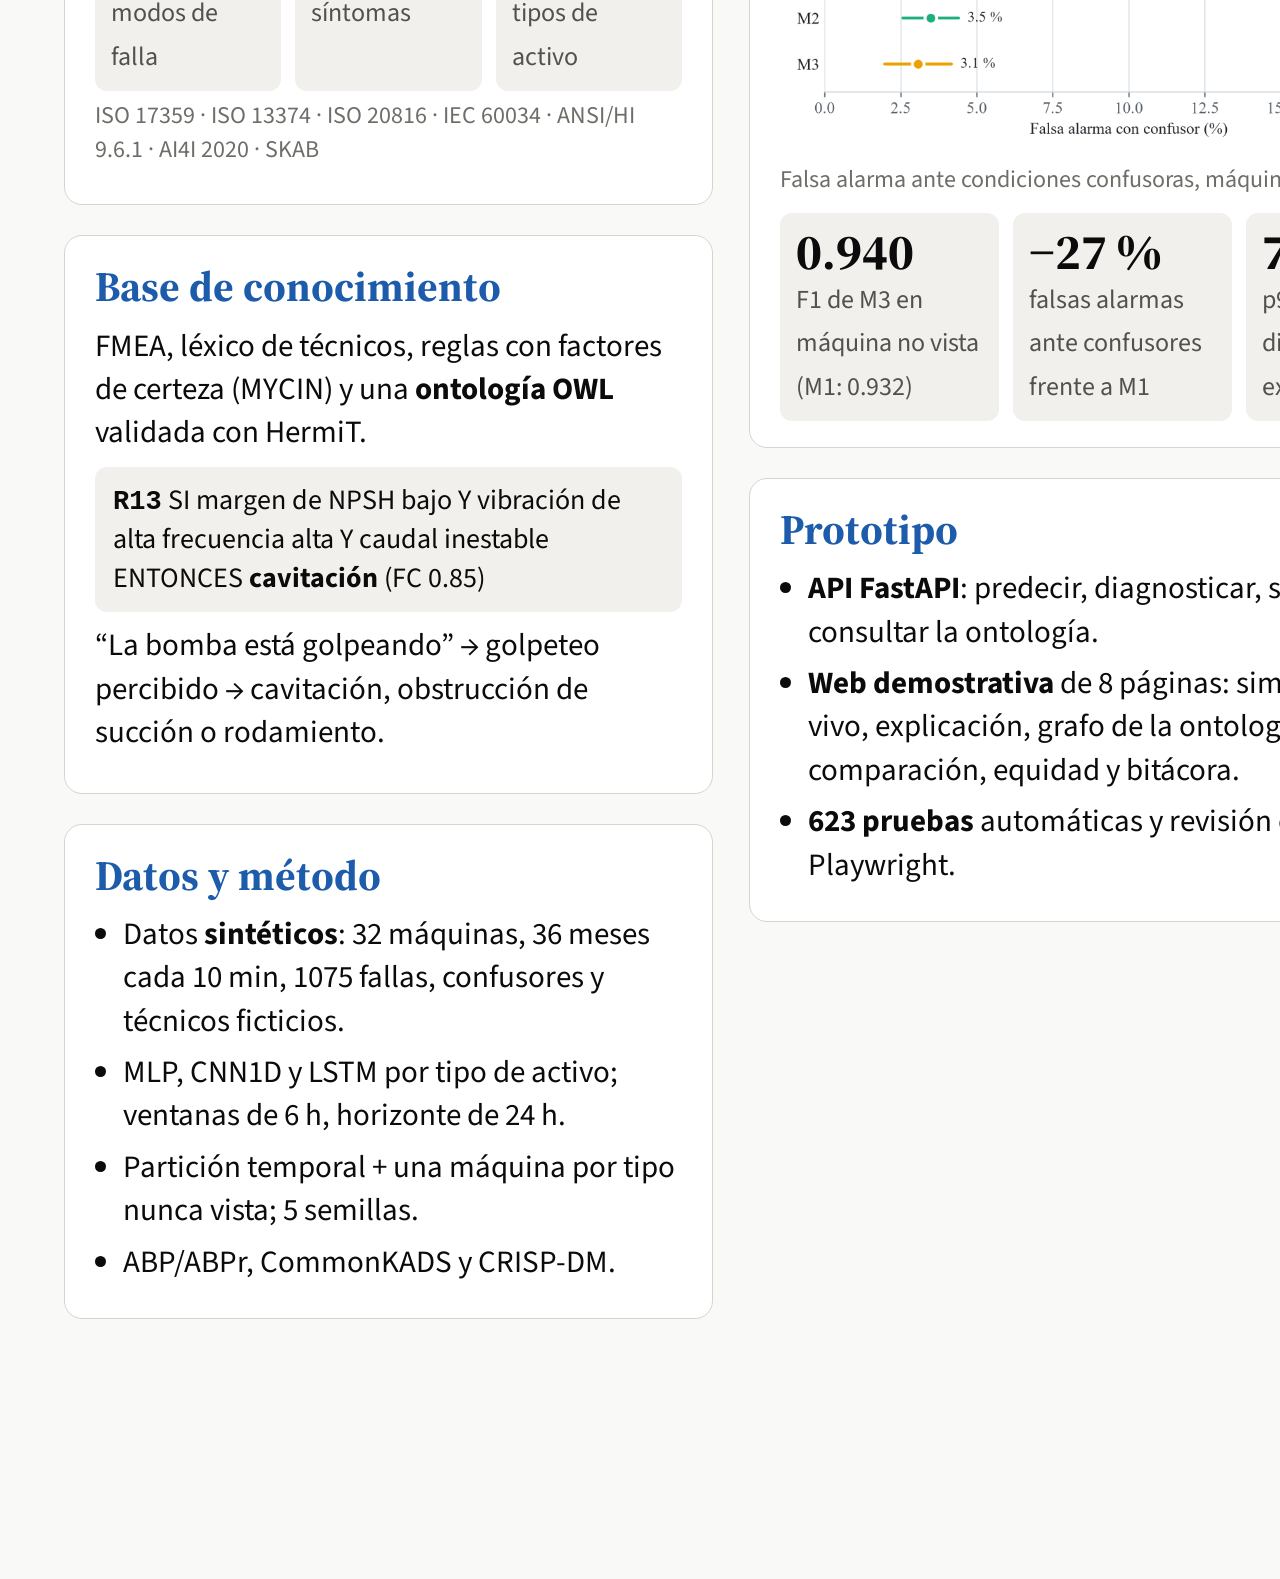
<file: docs/poster/poster.html>
<!doctype html>

<html lang="es">
<head>
<meta charset="utf-8">
<title>Póster Metal Tech</title>
<link href="https://fonts.googleapis.com/css2?family=Source+Sans+3:wght@400;600;700&family=Source+Serif+4:opsz,wght@8..60,600;8..60,700&display=swap" rel="stylesheet">
<style>
  @page { size: 594mm 841mm; margin: 0; }
  :root {
    --fondo: #f9f9f7; --superficie: #ffffff; --alterna: #f1f0ec; --tinta: #0b0b0b; --tinta-2: #52514e;
    --mute: #6f6d68; --rejilla: #e1e0d9; --borde: #d6d5cd; --acento: #1c5cab;
    --m0: #2a78d6; --m1: #eb6834; --m2: #1baf7a; --m3: #eda100;
  }
  * { box-sizing: border-box; }
  html, body { margin: 0; background: var(--fondo); color: var(--tinta); }
  body { width: 594mm; height: 841mm; font: 400 31px/1.4 "Source Sans 3", Arial, sans-serif; overflow: hidden; }
  header { background: var(--acento); color: #fff; padding: 48px 64px 40px; }
  header .curso { font-size: 24px; letter-spacing: .04em; text-transform: uppercase; opacity: .85; }
  h1 { font: 700 80px/1.05 "Source Serif 4", Georgia, serif; margin: 14px 0 18px; }
  h1 em { font-style: normal; color: #ffd27a; }
  header .equipo { font-size: 26px; opacity: .95; }
  .pregunta { margin: 0; padding: 30px 64px; background: var(--alterna); font: 600 34px/1.3 "Source Serif 4", Georgia, serif; border-bottom: 1px solid var(--borde); }
  .pregunta span { color: var(--acento); }
  main { display: grid; grid-template-columns: 1fr 1.15fr 1fr; gap: 36px; padding: 36px 64px 0; }
  section { background: var(--superficie); border: 1px solid var(--borde); border-radius: 18px; padding: 26px 30px; margin-bottom: 30px; }
  h2 { font: 700 42px/1.15 "Source Serif 4", Georgia, serif; margin: 0 0 14px; color: var(--acento); }
  p { margin: 0 0 12px; }
  ul { margin: 0; padding-left: 28px; } li { margin-bottom: 8px; }
  .cifras { display: grid; grid-template-columns: repeat(3, 1fr); gap: 14px; }
  .cifra { background: var(--alterna); border-radius: 12px; padding: 14px 16px; }
  .cifra b { display: block; font: 700 56px/1 "Source Serif 4", Georgia, serif; }
  .cifra span { font-size: 26px; color: var(--tinta-2); }
  .regla { font-size: 28px; background: var(--alterna); border-radius: 12px; padding: 14px 18px; }
  .regla code { font: 600 27px Consolas, monospace; }
  img { width: 100%; display: block; }
  .sistemas { display: grid; grid-template-columns: 1fr 1fr; gap: 10px 18px; font-size: 28px; }
  .sistemas div { border-left: 8px solid; padding: 4px 12px; }
  .destacados { display: grid; grid-template-columns: repeat(3, 1fr); gap: 14px; margin-top: 16px; }
  .destacado { border-radius: 12px; padding: 14px 16px; background: var(--alterna); }
  .destacado b { display: block; white-space: nowrap; font: 700 50px/1 "Source Serif 4", Georgia, serif; }
  .destacado span { font-size: 26px; color: var(--tinta-2); }
  .ejemplo { font-size: 28px; background: #fff8e6; border-left: 8px solid var(--m3); padding: 16px 20px; border-radius: 0 12px 12px 0; }
  table { width: 100%; border-collapse: collapse; font-size: 28px; }
  th, td { padding: 6px 8px; text-align: left; border-bottom: 1px solid var(--rejilla); }
  th { color: var(--tinta-2); font-weight: 600; }
  td.n { text-align: right; font-variant-numeric: tabular-nums; }
  .nota { font-size: 24px; color: var(--mute); margin-top: 8px; }
  footer { position: absolute; bottom: 0; left: 0; right: 0; padding: 22px 64px; background: var(--tinta); color: #f0efec; font-size: 22px; display: flex; justify-content: space-between; }
</style>
</head>
<body>
<header>
  <div class="curso">Universidad de Caldas · Facultad de Inteligencia Artificial e Ingenierías · Ingeniería del Conocimiento 2026-2</div>
  <h1>Mantenimiento predictivo <em>explicable</em> con Deep Learning y base de conocimiento</h1>
  <div class="equipo">Alejandro Pineda Gomez · Luis David Rodríguez Arias · Ivan Junior Echeverri Gomez · David Ramirez Cruz — Docente: Ing. Wilson Fernando López Cardona</div>
</header>
<p class="pregunta"><span>Pregunta:</span> ¿cómo integrar un modelo de Deep Learning con una base de conocimiento experto para predecir fallas y generar diagnósticos explicables en una planta manufacturera?</p>
<main>
  <div>
    <section>
      <h2>El reto</h2>
      <p>En la planta ficticia <b>Metal Tech</b>, los sensores se consultan aislados y los técnicos diagnostican con los sentidos: <i>“el motor está cantando”</i>, <i>“la bomba está golpeando”</i>. Ese criterio cambia entre turnos y personas, y lleva a falsas alarmas e intervenciones tardías.</p>
      <p>El sistema debe <b>predecir la falla</b> y mostrar <b>qué variables y qué reglas</b> la sustentan.</p>
    </section>
    <section>
      <h2>Lo consultado</h2>
      <p>Sin entrevistas: un <b>agente investigador</b> revisó normas (por fuentes públicas), literatura, guías de fabricantes y datasets, y documentó cada decisión.</p>
      <div class="cifras">
        <div class="cifra"><b>75</b><span>decisiones</span></div>
        <div class="cifra"><b>126</b><span>referencias</span></div>
        <div class="cifra"><b>55</b><span>reglas con FC</span></div>
        <div class="cifra"><b>31</b><span>modos de falla</span></div>
        <div class="cifra"><b>68</b><span>síntomas</span></div>
        <div class="cifra"><b>6</b><span>tipos de activo</span></div>
      </div>
      <p class="nota">ISO 17359 · ISO 13374 · ISO 20816 · IEC 60034 · ANSI/HI 9.6.1 · AI4I 2020 · SKAB</p>
    </section>
    <section>
      <h2>Base de conocimiento</h2>
      <p>FMEA, léxico de técnicos, reglas con factores de certeza (MYCIN) y una <b>ontología OWL</b> validada con HermiT.</p>
      <div class="regla"><code>R13</code> SI margen de NPSH bajo Y vibración de alta frecuencia alta Y caudal inestable ENTONCES <b>cavitación</b> (FC 0.85)</div>
      <p style="margin-top:12px">“La bomba está golpeando” → golpeteo percibido → cavitación, obstrucción de succión o rodamiento.</p>
    </section>
    <section>
      <h2>Datos y método</h2>
      <ul>
        <li>Datos <b>sintéticos</b>: 32 máquinas, 36 meses cada 10 min, 1075 fallas, confusores y técnicos ficticios.</li>
        <li>MLP, CNN1D y LSTM por tipo de activo; ventanas de 6 h, horizonte de 24 h.</li>
        <li>Partición temporal + una máquina por tipo nunca vista; 5 semillas.</li>
        <li>ABP/ABPr, CommonKADS y CRISP-DM.</li>
      </ul>
    </section>
  </div>
  <div>
    <section>
      <h2>Arquitectura</h2>
      <img src="../documento_APA/figuras/arquitectura.png" alt="Arquitectura del sistema híbrido">
      <div class="sistemas" style="margin-top:14px">
        <div style="border-color:var(--m0)"><b>M0</b> solo reglas</div>
        <div style="border-color:var(--m1)"><b>M1</b> solo Deep Learning</div>
        <div style="border-color:var(--m2)"><b>M2</b> conocimiento como entrada</div>
        <div style="border-color:var(--m3)"><b>M3</b> fusión α·p(DL) + (1−α)·reglas</div>
      </div>
    </section>
    <section>
      <h2>Resultados</h2>
      <img src="../documento_APA/figuras/f1.png" alt="F1 macro de los cuatro sistemas">
      <p class="nota">F1 macro, media de 5 semillas con intervalo del 95 %.</p>
      <img src="../documento_APA/figuras/falsas.png" alt="Falsa alarma ante confusores">
      <p class="nota">Falsa alarma ante condiciones confusoras, máquina no vista.</p>
      <div class="destacados">
        <div class="destacado"><b>0.940</b><span>F1 de M3 en máquina no vista (M1: 0.932)</span></div>
        <div class="destacado"><b>−27 %</b><span>falsas alarmas ante confusores frente a M1</span></div>
        <div class="destacado"><b>79.2 ms</b><span>p95 de un diagnóstico explicado</span></div>
      </div>
    </section>
    <section>
      <h2>Prototipo</h2>
      <ul>
        <li><b>API FastAPI</b>: predecir, diagnosticar, simular y consultar la ontología.</li>
        <li><b>Web demostrativa</b> de 8 páginas: simulador en vivo, explicación, grafo de la ontología, comparación, equidad y bitácora.</li>
        <li><b>623 pruebas</b> automáticas y revisión con Playwright.</li>
      </ul>
    </section>
  </div>
  <div>
    <section>
      <h2>Una alerta explicada</h2>
      <div class="ejemplo">Alerta de degradación térmica del aislamiento del devanado (puntaje 87%). El modelo se apoyó sobre todo en temp_devanado_c (47%), desbalance_corriente_pct (18%), corriente_pct (15%). La respalda la regla R07: temp_devanado_c = 130.05 (>= 130); desbalance_corriente_pct = 7.06 (>= 5). Acción sugerida: Medir resistencia de aislamiento (megóhmetro) e índice de polarización; revisar la tensión de alimentación por fase.</div>
      <p class="nota">Variables: gradientes integrados. Reglas: traza del motor con valores reales.</p>
    </section>
    <section>
      <h2>Explicabilidad</h2>
      <table>
        <tr><th>Medida</th><th class="n">Valor</th><th class="n">Azar</th></tr>
        <tr><td>Top-3 sensores en la firma real</td><td class="n">74.6 %</td><td class="n">33.0 %</td></tr>
        <tr><td>Caída al anular el top-3</td><td class="n">98.3 %</td><td class="n">30.0 %</td></tr>
      </table>
      <p style="margin-top:12px">Panel exploratorio de 5 agentes (no son personas): la explicación híbrida fue preferida en <b>60 de 60</b> pares.</p>
    </section>
    <section>
      <h2>Equidad y ética</h2>
      <ul>
        <li>Una observación incorrecta del técnico duplica la falsa alarma de M0 (1.05 % → 2.08 %); en M3 casi no cambia.</li>
        <li>El sistema <b>recomienda</b>; una persona decide.</li>
        <li>Las observaciones nunca se usan para <b>evaluar técnicos</b> (Ley 1581 de 2012).</li>
        <li>Límites: datos sintéticos, reglas sin validar por técnicos, panel de agentes.</li>
      </ul>
    </section>
    <section>
      <h2>Conclusiones</h2>
      <ul>
        <li>La <b>fusión (M3)</b> fue la mejor integración: mejor F1 y menos falsas alarmas.</li>
        <li>El conocimiento aporta <b>explicación y prudencia</b> más que detección; como veto, rechaza alertas correctas.</li>
        <li>Siguiente paso: validar reglas y explicaciones con técnicos y datos reales.</li>
      </ul>
    </section>
  </div>
</main>
<footer>
  <span>Landing: luisldra.github.io/proyecto_ing_conocimiento</span>
  <span>Código: github.com/luisldra/proyecto_ing_conocimiento</span>
  <span>Datos 100 % sintéticos · Proyecto académico</span>
</footer>
</body>
</html>
</file>
<file: landing/styles.css>
/* Landing de Metal Tech. Paleta categórica validada (M0 azul, M1 naranja, M2 aqua, M3 amarillo). */
:root {
  --fondo: #f9f9f7;
  --superficie: #fcfcfb;
  --alterna: #f1f0ec;
  --tinta: #0b0b0b;
  --tinta-2: #52514e;
  --mute: #6f6d68;
  --rejilla: #e1e0d9;
  --borde: #d6d5cd;
  --acento: #1c5cab;
  --m0: #2a78d6;
  --m1: #eb6834;
  --m2: #1baf7a;
  --m3: #eda100;
  --bueno: #0ca30c;
  --critico: #d03b3b;
  --radio: 14px;
  --sombra: 0 1px 2px rgb(0 0 0 / 0.05), 0 6px 20px rgb(0 0 0 / 0.05);
  color-scheme: light;
}

@media (prefers-color-scheme: dark) {
  :root:not([data-theme="light"]) {
    --fondo: #0d0d0d;
    --superficie: #1a1a19;
    --alterna: #141413;
    --tinta: #f0efec;
    --tinta-2: #c3c2b7;
    --mute: #9a988f;
    --rejilla: #2c2c2a;
    --borde: #383835;
    --acento: #6da7ec;
    --m0: #3987e5;
    --m1: #d95926;
    --m2: #199e70;
    --m3: #c98500;
    color-scheme: dark;
  }
}
:root[data-theme="dark"] {
  --fondo: #0d0d0d; --superficie: #1a1a19; --alterna: #141413; --tinta: #f0efec; --tinta-2: #c3c2b7;
  --mute: #9a988f; --rejilla: #2c2c2a; --borde: #383835; --acento: #6da7ec;
  --m0: #3987e5; --m1: #d95926; --m2: #199e70; --m3: #c98500; color-scheme: dark;
}

* { box-sizing: border-box; }
html { scroll-behavior: smooth; scroll-padding-top: 72px; }
body {
  margin: 0;
  background: var(--fondo);
  color: var(--tinta);
  font: 400 1.0625rem/1.6 "Source Sans 3", system-ui, sans-serif;
  -webkit-font-smoothing: antialiased;
}
h1, h2, h3 { font-family: "Source Serif 4", Georgia, serif; line-height: 1.15; margin: 0 0 0.6em; }
h1 { font-size: clamp(2.3rem, 5.5vw, 4rem); letter-spacing: -0.02em; }
h1 em { font-style: normal; color: var(--acento); }
h2 { font-size: clamp(1.7rem, 3.4vw, 2.5rem); letter-spacing: -0.01em; max-width: 24ch; }
h3 { font-size: 1.2rem; }
p { margin: 0 0 1em; }
a { color: var(--acento); }
strong { font-weight: 700; }

.contenedor { width: min(1120px, 100% - 32px); margin-inline: auto; }
.ancho-lectura { max-width: 68ch; color: var(--tinta-2); }
.antetitulo { text-transform: uppercase; letter-spacing: 0.12em; font-size: 0.8rem; font-weight: 700; color: var(--acento); margin-bottom: 0.8em; }
.nota { color: var(--mute); font-size: 0.92rem; }
.saltar { position: absolute; left: -999px; top: 8px; background: var(--tinta); color: var(--fondo); padding: 8px 12px; border-radius: 8px; z-index: 20; }
.saltar:focus { left: 16px; }
:focus-visible { outline: 3px solid var(--acento); outline-offset: 2px; border-radius: 4px; }

/* Barra */
.barra { position: sticky; top: 0; z-index: 10; background: color-mix(in srgb, var(--fondo) 88%, transparent); backdrop-filter: blur(10px); border-bottom: 1px solid var(--rejilla); }
.barra__nav { display: flex; align-items: center; justify-content: space-between; gap: 16px; min-height: 60px; }
.marca { font: 700 1.1rem "Source Serif 4", serif; color: var(--tinta); text-decoration: none; white-space: nowrap; }
.barra ul { display: flex; gap: 4px; list-style: none; margin: 0; padding: 0; overflow-x: auto; scrollbar-width: none; }
.barra ul::-webkit-scrollbar { display: none; }
.barra li a { display: block; padding: 6px 10px; border-radius: 8px; color: var(--tinta-2); text-decoration: none; font-size: 0.95rem; white-space: nowrap; }
.barra li a:hover { background: var(--alterna); color: var(--tinta); }

/* Portada */
.portada { padding: clamp(48px, 9vw, 110px) 0 clamp(40px, 7vw, 80px); }
.portada__rejilla { display: grid; grid-template-columns: 1.35fr 1fr; gap: clamp(28px, 5vw, 64px); align-items: center; }
.entrada { font-size: 1.2rem; color: var(--tinta-2); max-width: 54ch; }
.pregunta { margin: 1.4em 0; padding: 0.9em 1.1em; border-left: 4px solid var(--m3); background: var(--superficie); border-radius: 0 var(--radio) var(--radio) 0; font-style: italic; color: var(--tinta-2); }
.acciones { display: flex; flex-wrap: wrap; gap: 12px; }
.boton { display: inline-flex; align-items: center; padding: 11px 20px; border-radius: 999px; border: 1px solid var(--borde); color: var(--tinta); text-decoration: none; font-weight: 600; background: var(--superficie); }
.boton:hover { border-color: var(--tinta-2); }
.boton--principal { background: var(--acento); border-color: var(--acento); color: #fff; }
.boton--principal:hover { filter: brightness(1.08); }
.tarjetas-cifra { display: grid; grid-template-columns: 1fr 1fr; gap: 14px; }
.cifra { background: var(--superficie); border: 1px solid var(--rejilla); border-radius: var(--radio); padding: 18px; box-shadow: var(--sombra); display: flex; flex-direction: column; gap: 6px; }
.cifra__valor { font: 700 clamp(1.8rem, 3.4vw, 2.4rem)/1 "Source Serif 4", serif; color: var(--tinta); font-variant-numeric: tabular-nums; }
.cifra__texto { color: var(--tinta-2); font-size: 0.95rem; line-height: 1.35; }

/* Secciones */
.seccion { padding: clamp(56px, 8vw, 96px) 0; }
.seccion--alterna { background: var(--alterna); }
.dos-columnas { display: grid; grid-template-columns: 1fr 1fr; gap: clamp(20px, 3vw, 32px); margin-top: 28px; }
.panel { background: var(--superficie); border: 1px solid var(--rejilla); border-radius: var(--radio); padding: 22px; }
.voces { margin: 0; background: var(--superficie); border: 1px solid var(--rejilla); border-radius: var(--radio); padding: 22px; }
.voces figcaption { font-weight: 700; margin-bottom: 12px; }
.voces ul { display: flex; flex-wrap: wrap; gap: 8px; list-style: none; padding: 0; margin: 0; }
.voces li { padding: 6px 12px; border-radius: 999px; background: var(--alterna); color: var(--tinta-2); font-style: italic; }
.lista { margin: 0; padding-left: 1.1em; color: var(--tinta-2); }
.lista li { margin-bottom: 0.45em; }
.lista--marcada { list-style: none; padding: 0; }
.lista--marcada li { padding: 14px 16px; background: var(--superficie); border: 1px solid var(--rejilla); border-radius: 12px; margin-bottom: 10px; }

.contadores { display: grid; grid-template-columns: repeat(auto-fit, minmax(128px, 1fr)); gap: 14px; margin-top: 28px; }
.contador { background: var(--superficie); border: 1px solid var(--rejilla); border-radius: var(--radio); padding: 16px 18px; }
.contador__valor { display: block; font: 700 2rem/1.1 "Source Serif 4", serif; font-variant-numeric: tabular-nums; }
.contador__texto { color: var(--tinta-2); font-size: 0.93rem; }

.regla__codigo { font-family: ui-monospace, "Cascadia Code", Consolas, monospace; font-size: 0.93rem; background: var(--alterna); padding: 14px; border-radius: 10px; line-height: 1.7; overflow-wrap: anywhere; }
.regla__codigo b { color: var(--acento); }
.expresion { font-size: 1.05rem; }
.expresion .chip { display: inline-block; padding: 2px 10px; margin: 2px 4px 2px 0; border-radius: 999px; background: var(--alterna); font-size: 0.9rem; }

/* Diagrama */
.diagrama { margin: 28px 0 0; background: var(--superficie); border: 1px solid var(--rejilla); border-radius: var(--radio); padding: 16px; overflow-x: auto; }
.diagrama svg { width: 100%; min-width: 640px; height: auto; display: block; }
.diagrama path { fill: none; stroke: var(--mute); stroke-width: 2; }
.diagrama__punteada { stroke-dasharray: 6 6; }
.diagrama__punta { fill: var(--mute); stroke: none !important; }
.diagrama__caja rect { fill: var(--alterna); stroke: var(--borde); stroke-width: 1.5; }
.diagrama__caja--m0 rect { stroke: var(--m0); stroke-width: 3; }
.diagrama__caja--m1 rect { stroke: var(--m1); stroke-width: 3; }
.diagrama__caja--m3 rect { stroke: var(--m3); stroke-width: 3; }
.diagrama text { fill: var(--tinta); font: 700 17px "Source Sans 3", sans-serif; text-anchor: middle; }
.diagrama .diagrama__sub { font-weight: 400; font-size: 14px; fill: var(--tinta-2); }
.diagrama .diagrama__izq { text-anchor: start; }
.leyenda-sistemas { display: grid; grid-template-columns: repeat(auto-fit, minmax(220px, 1fr)); gap: 12px; list-style: none; padding: 0; margin: 20px 0 0; }
.leyenda-sistemas li { display: flex; gap: 10px; align-items: flex-start; color: var(--tinta-2); }
.muestra { width: 14px; height: 14px; border-radius: 4px; flex: none; margin-top: 5px; }

/* Gráficos */
.grafico { margin: 0; background: var(--superficie); border: 1px solid var(--rejilla); border-radius: var(--radio); padding: 20px; }
.grafico figcaption { font-weight: 700; margin-bottom: 8px; }
.grafico figcaption .nota { display: block; font-weight: 400; }
.grafico svg { width: 100%; height: auto; display: block; overflow: visible; }
.grafico .eje { stroke: var(--borde); }
.grafico .rejilla { stroke: var(--rejilla); }
.grafico text { fill: var(--tinta-2); font: 400 13px "Source Sans 3", sans-serif; }
.grafico .etiqueta-valor { fill: var(--tinta); font-weight: 700; }
.grafico .marca-dato { transition: opacity 0.15s; }
.grafico .marca-dato:hover { opacity: 0.8; }
details { margin-top: 10px; }
summary { cursor: pointer; color: var(--acento); font-weight: 600; }
.subtitulo { font: 700 1.25rem "Source Serif 4", serif; margin: 36px 0 8px; }
.tabla-desplazable { overflow-x: auto; background: var(--superficie); border: 1px solid var(--rejilla); border-radius: var(--radio); padding: 4px 14px 10px; }
.tabla-desplazable table { min-width: 620px; }
.lista--columnas { columns: 2 320px; column-gap: 32px; }
.conclusiones li { list-style: decimal inside; }
.lista--columnas li { break-inside: avoid; }
code { font: 0.88em ui-monospace, Consolas, monospace; background: var(--alterna); padding: 1px 5px; border-radius: 4px; }
table { width: 100%; border-collapse: collapse; margin-top: 10px; font-size: 0.93rem; font-variant-numeric: tabular-nums; }
th, td { text-align: left; padding: 7px 8px; border-bottom: 1px solid var(--rejilla); }
th { color: var(--mute); font-weight: 600; }
.hallazgos { display: grid; grid-template-columns: repeat(auto-fit, minmax(240px, 1fr)); gap: 14px; list-style: none; padding: 0; margin: 28px 0 0; }
.hallazgos li { background: var(--superficie); border: 1px solid var(--rejilla); border-left: 4px solid var(--m3); border-radius: 12px; padding: 16px; color: var(--tinta-2); }
.hallazgos strong { color: var(--tinta); display: block; font-size: 1.05rem; margin-bottom: 4px; }

.alerta p { font-size: 1.05rem; line-height: 1.65; }
.alerta { border-left: 4px solid var(--m3); }

/* Equipo y recursos */
.equipo { display: grid; grid-template-columns: repeat(auto-fit, minmax(200px, 1fr)); gap: 14px; list-style: none; padding: 0; margin: 24px 0 12px; }
.equipo li { background: var(--superficie); border: 1px solid var(--rejilla); border-radius: var(--radio); padding: 18px; display: flex; flex-direction: column; color: var(--tinta-2); }
.equipo__nombre { font: 700 1.25rem "Source Serif 4", serif; color: var(--tinta); }
.recursos { display: grid; grid-template-columns: repeat(auto-fit, minmax(220px, 1fr)); gap: 14px; margin-top: 28px; }
.recurso { display: flex; flex-direction: column; gap: 4px; padding: 18px; border-radius: var(--radio); border: 1px solid var(--borde); background: var(--superficie); text-decoration: none; color: var(--tinta-2); }
a.recurso:hover { border-color: var(--acento); }
.recurso strong { color: var(--tinta); }
.recurso--pendiente { opacity: 0.65; border-style: dashed; }

.pie { padding: 28px 0 40px; color: var(--mute); font-size: 0.9rem; border-top: 1px solid var(--rejilla); }

@media (max-width: 860px) {
  .portada__rejilla, .dos-columnas { grid-template-columns: 1fr; }
  .barra__nav { flex-wrap: wrap; padding: 8px 0; min-height: 0; }
  .barra ul { width: 100%; }
}
@media (max-width: 480px) {
  .tarjetas-cifra { grid-template-columns: 1fr; }
  body { font-size: 1rem; }
}
@media (prefers-reduced-motion: reduce) { html { scroll-behavior: auto; } }
</file>
